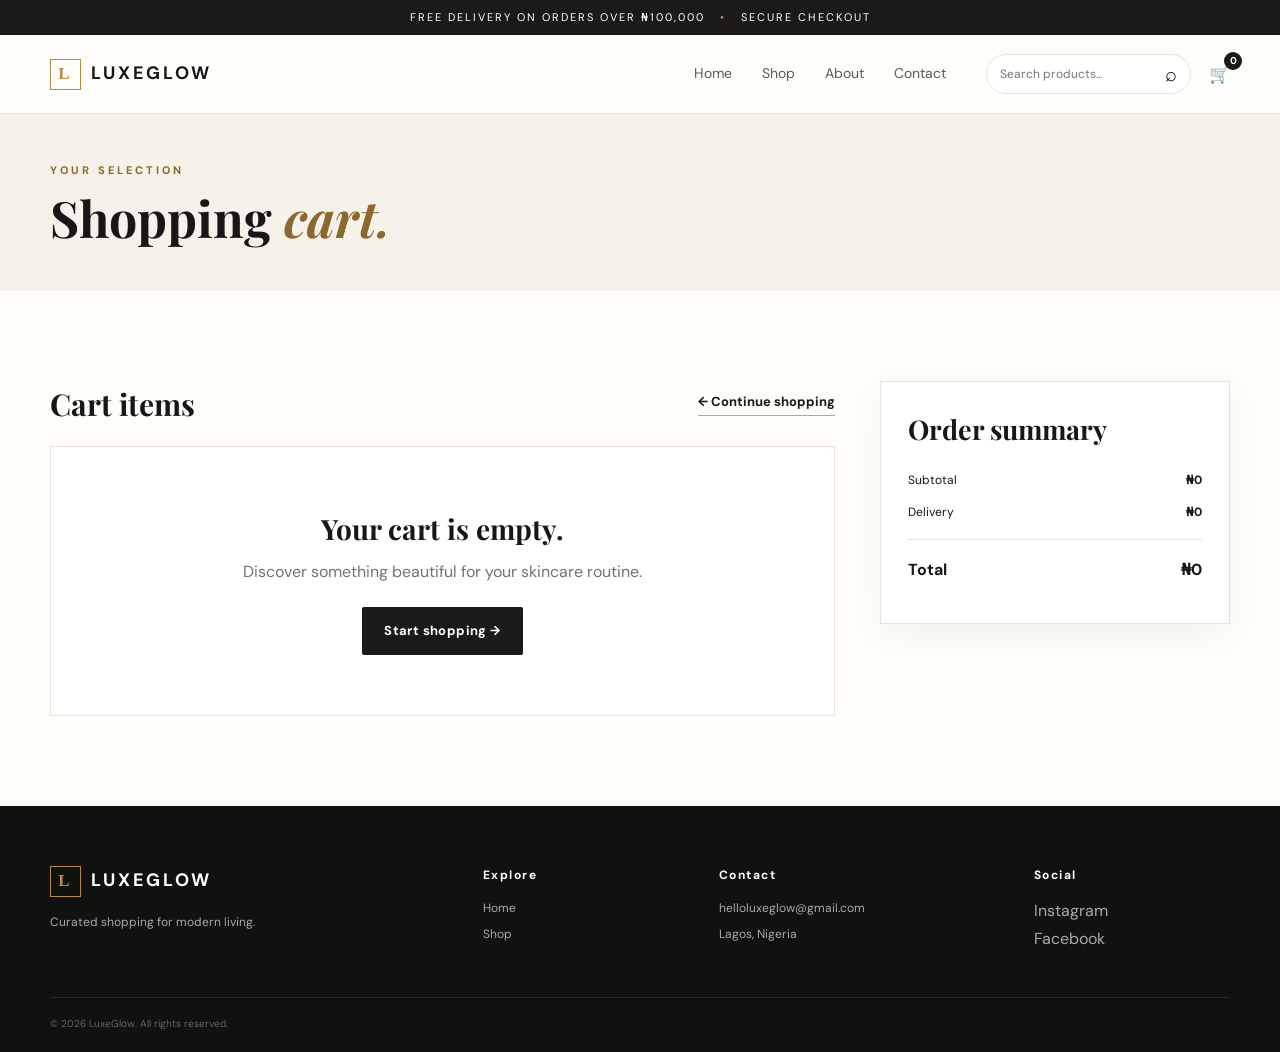
<file: cart.html>
<!DOCTYPE html>
<html lang="en">
<head>
<meta charset="UTF-8"><meta name="viewport" content="width=device-width, initial-scale=1.0">
  <title>Luxeglow | Your Cart</title>
  <link rel="preconnect" href="https://fonts.googleapis.com"><link rel="preconnect" href="https://fonts.gstatic.com" crossorigin>
  <link href="https://fonts.googleapis.com/css2?family=DM+Sans:wght@400;500;600;700&family=Playfair+Display:wght@600;700&display=swap" rel="stylesheet">
  <link rel="stylesheet" href="styles.css">
</head>
<body data-page="cart">
  <div class="announcement">FREE DELIVERY ON ORDERS OVER ₦100,000 <span>•</span> SECURE CHECKOUT</div>
  <header class="site-header"><div class="container header-inner">
    <button class="mobile-menu" id="mobileMenu" aria-label="Open menu">☰</button><a class="logo" href="index.html"><span>L</span>LUXEGLOW</a>
    <nav class="main-nav" id="mainNav"><a href="index.html">Home</a><a href="product.html">Shop</a><a href="index.html#about">About</a><a href="index.html#contact">Contact</a></nav>
    <div class="header-actions"><form class="search" id="searchForm"><input id="searchInput" type="search" placeholder="Search products..."><button type="submit">⌕</button></form><a class="cart-link" href="cart.html">🛒 <b id="cartCount">0</b></a></div>
  </div></header>

  <main><section class="page-hero compact"><div class="container"><p class="eyebrow">YOUR SELECTION</p><h1>Shopping <em>cart.</em></h1></div></section>
    <section class="section"><div class="container cart-layout">
      <div><div class="cart-top"><h2>Cart items</h2><a class="text-link" href="product.html">← Continue shopping</a></div><div id="cartItems"></div></div>
      <aside class="summary-card" id="cartSummary"></aside>
    </div></section>
  </main>
  <footer><div class="container footer-grid"><div><a class="logo footer-logo" href="index.html"><span>L</span>LUXEGLOW</a><p>Curated shopping for modern living.</p></div><div><h4>Explore</h4><a href="index.html">Home</a><a href="product.html">Shop</a></div><div><h4>Contact</h4><a href="mailto:helloluxeglow@gmail.com">helloluxeglow@gmail.com</a><span>Lagos, Nigeria</span></div><div><h4>Social</h4><div class="socials"><a href="https://instagram.com" target="_blank">Instagram</a><a href="https://facebook.com" target="_blank">Facebook</a></div></div></div><div class="container copyright">© <span id="year"></span> LuxeGlow. All rights reserved.</div></footer>
  <script src="script.js"></script>
</body>
</html>
</file>
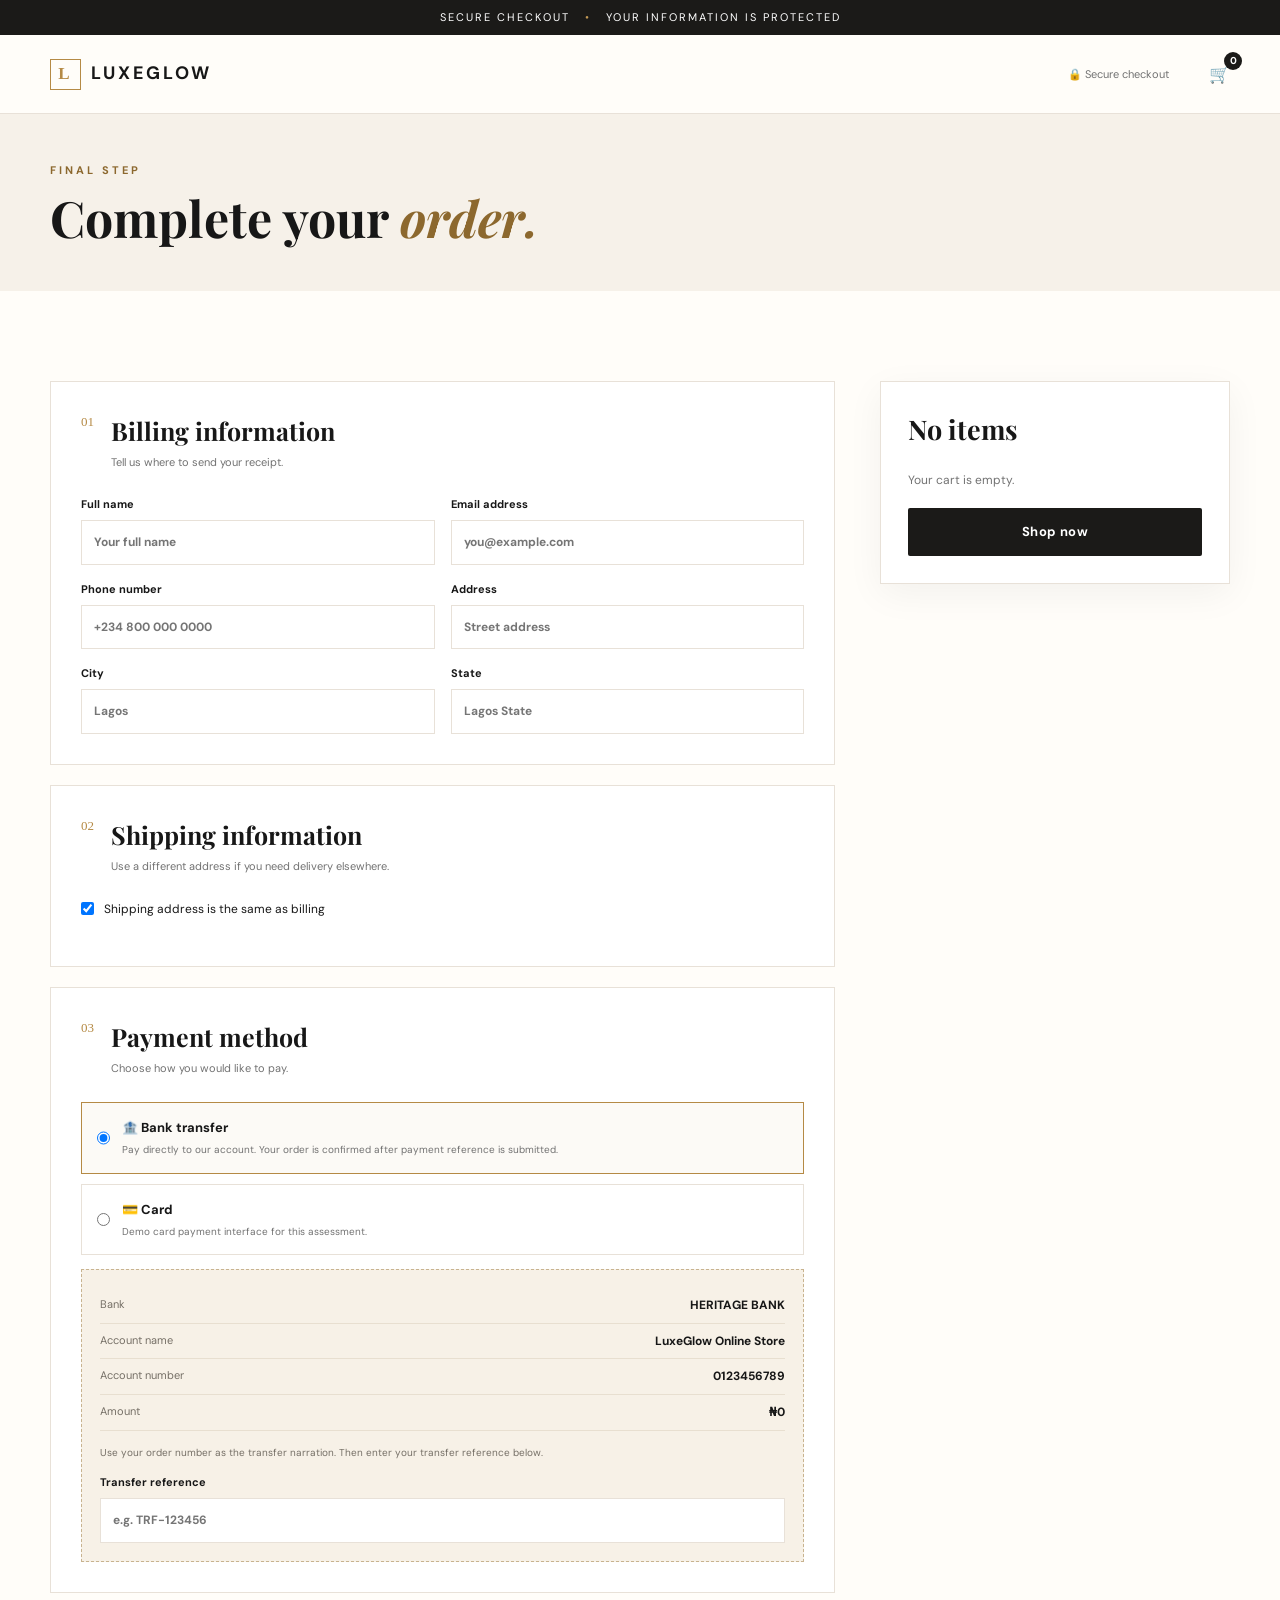
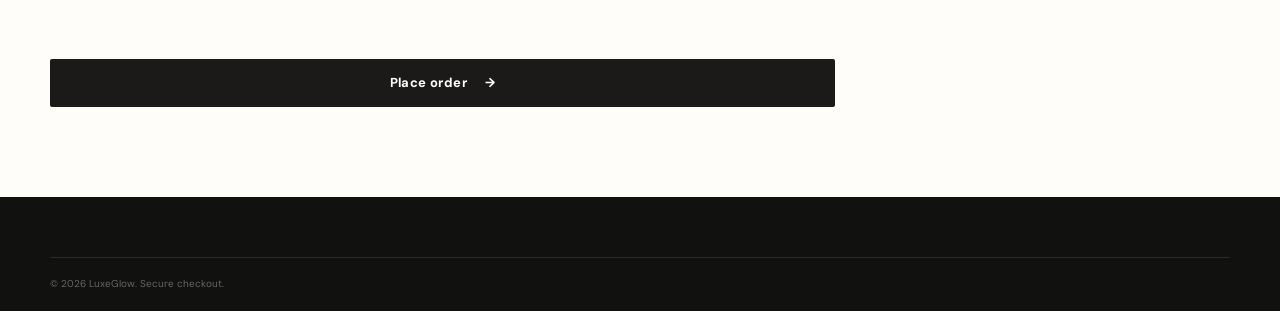
<file: checkout.html>
<!DOCTYPE html>
<html lang="en">
<head>
    <meta charset="UTF-8"><meta name="viewport" content="width=device-width, initial-scale=1.0">
  <meta name="description" content="Luxeglow secure checkout.">
  <title>LuxeGlow | Checkout</title>
  <link rel="preconnect" href="https://fonts.googleapis.com"><link rel="preconnect" href="https://fonts.gstatic.com" crossorigin>
  <link href="https://fonts.googleapis.com/css2?family=DM+Sans:wght@400;500;600;700&family=Playfair+Display:wght@600;700&display=swap" rel="stylesheet">
  <link rel="stylesheet" href="styles.css">
</head>
<body data-page="checkout">
  <div class="announcement">SECURE CHECKOUT <span>•</span> YOUR INFORMATION IS PROTECTED</div>
  <header class="site-header"><div class="container header-inner"><a class="logo" href="index.html"><span>L</span>LUXEGLOW</a><div class="secure-label">🔒 Secure checkout</div><a class="cart-link" href="cart.html">🛒 <b id="cartCount">0</b></a></div></header>

  <main><section class="page-hero compact"><div class="container"><p class="eyebrow">FINAL STEP</p><h1>Complete your <em>order.</em></h1></div></section>
    <section class="section"><div class="container checkout-layout">
      <form id="checkoutForm" class="checkout-form">
        <section class="form-card"><div class="form-heading"><span>01</span><div><h2>Billing information</h2><p>Tell us where to send your receipt.</p></div></div>
          <div class="form-grid"><label>Full name<input name="name" required autocomplete="name" placeholder="Your full name"></label><label>Email address<input name="email" type="email" required autocomplete="email" placeholder="you@example.com"></label><label>Phone number<input name="phone" type="tel" required autocomplete="tel" placeholder="+234 800 000 0000"></label><label>Address<input name="address" required autocomplete="street-address" placeholder="Street address"></label><label>City<input name="city" required autocomplete="address-level2" placeholder="Lagos"></label><label>State<input name="state" required autocomplete="address-level1" placeholder="Lagos State"></label></div>
        </section>

        <section class="form-card"><div class="form-heading"><span>02</span><div><h2>Shipping information</h2><p>Use a different address if you need delivery elsewhere.</p></div></div>
          <label class="check-row"><input type="checkbox" id="sameAddress" checked> Shipping address is the same as billing</label>
          <div id="shippingFields" class="form-grid hidden"><label>Recipient name<input name="shipName"></label><label>Phone<input name="shipPhone" type="tel"></label><label>Address<input name="shipAddress"></label><label>City<input name="shipCity"></label><label>State<input name="shipState"></label></div>
        </section>

        <section class="form-card"><div class="form-heading"><span>03</span><div><h2>Payment method</h2><p>Choose how you would like to pay.</p></div></div>
          <div class="payment-options">
            <label class="payment-option selected"><input type="radio" name="payment" value="bank" checked><span><b>🏦 Bank transfer</b><small>Pay directly to our account. Your order is confirmed after payment reference is submitted.</small></span></label>
            <label class="payment-option"><input type="radio" name="payment" value="card"><span><b>💳 Card</b><small>Demo card payment interface for this assessment.</small></span></label>
          </div>
          <div id="bankDetails" class="bank-box"><div><span>Bank</span><strong>HERITAGE BANK</strong></div><div><span>Account name</span><strong>LuxeGlow Online Store</strong></div><div><span>Account number</span><strong>0123456789</strong></div><div><span>Amount</span><strong id="bankAmount">₦0</strong></div><p>Use your order number as the transfer narration. Then enter your transfer reference below.</p><label>Transfer reference<input name="transferReference" id="transferReference" placeholder="e.g. TRF-123456"></label></div>
          <div id="cardFields" class="form-grid hidden"><label>Cardholder name<input name="cardName" placeholder="Name on card"></label><label>Card number<input name="cardNumber" inputmode="numeric" maxlength="19" placeholder="0000 0000 0000 0000"></label><label>Expiry<input name="expiry" placeholder="MM/YY"></label><label>CVV<input name="cvv" inputmode="numeric" maxlength="4" placeholder="123"></label></div>
        </section>

        <div id="checkoutError" class="error-message" role="alert"></div>
        <button class="btn btn-dark full-btn" type="submit">Place order <span>→</span></button>
      </form>

      <aside class="summary-card checkout-summary" id="checkoutSummary"></aside>
    </div></section>
  </main>
  <footer><div class="container copyright">© <span id="year"></span> LuxeGlow. Secure checkout.</div></footer>
  <script src="script.js"></script>
</body>
</html>
</file>
<file: styles.css>
h1 {
  text-decoration: none;
}
:root{
  --ink:#171717;--muted:#727272;--cream:#f6f1e9;--paper:#fffdf9;--line:#e8e1d8;
  --gold:#b58a45;--gold-dark:#8c682e;--dark:#1b1a18;--radius:18px;
  --shadow:0 18px 50px rgba(27,24,18,.08);
}
*{box-sizing:border-box;margin:0;padding:0}
html{scroll-behavior:smooth}
body{font-family:"DM Sans",Arial,sans-serif;color:var(--ink);background:var(--paper);line-height:1.55}
a{text-decoration:none;color:inherit}
button,input,select{font:inherit}
button{cursor:pointer}
.container{width:min(1180px,calc(100% - 40px));margin:auto}
.announcement{background:var(--dark);
  color:#fff;
  text-align:center;
  font-size:11px;
  letter-spacing:2px;
  padding:9px 15px}
.announcement span{color:#c49a55;
  margin:0 10px
}
.site-header{background:rgba(255,253,249,.96);
  border-bottom:1px solid var(--line);
  position:sticky;
  top:0;
  z-index:20;
  backdrop-filter:blur(12px)}
.header-inner{height:78px;
  display:flex;
  align-items:center;
  gap:40px}
.logo{font-weight:700;
  letter-spacing:3px;
  font-size:18px;
  display:flex;
  align-items:center;
  gap:10px;
  white-space:nowrap}
.logo span{width:31px;
  height:31px;
  border:1px solid var(--gold);
  display:grid;
  place-items:center;
  font-family:Georgia,serif;
  color:var(--gold);
  font-size:17px}
.main-nav{display:flex;
  gap:30px;margin-left:auto}
.main-nav a{font-size:14px;
  color:#5c5a56;
  position:relative;padding:8px 0}
.main-nav a.active,
.main-nav a:hover{color:var(--ink)}
.main-nav a.active:after{content:"";
  position:absolute;
  left:0;
  right:0;
  bottom:0;
  height:1px;
  background:var(--gold)}
.header-actions{display:flex;
  align-items:center;
  gap:18px
}
.search{display:flex;
  border:1px solid var(--line);
  background:#fff;
  border-radius:30px;
  overflow:hidden}
.search input{width:165px;
  border:0;
  outline:0;padding:10px 13px;
  background:transparent;
  font-size:12px}
.search button{border:0;
  background:transparent;
  padding:0 13px;
  font-size:20px}
.cart-link{font-size:17px;
  position:relative;}
.cart-link b{font-size:10px;
  background:var(--dark);
  color:#fff;
  border-radius:50%;
  min-width:18px;
  height:18px;
  display:inline-grid;
  place-items:center;
  position:absolute;
  top:-9px;right:-12px}
.mobile-menu{display:none;
  border:0;
  background:none;
  font-size:22px}
.hero{background:var(--cream);
  min-height:600px;
  display:flex;
  align-items:center}
  
.hero-grid{display:grid;
  grid-template-columns:1.05fr .95fr;
  align-items:center;
  gap:50px}
.eyebrow{font-size:11px;
  letter-spacing:3px;
  color:var(--gold-dark);
  font-weight:700;
  margin-bottom:13px}
.hero h1,
.page-hero h1{font-family:"Playfair Display",Georgia,serif;
  font-size:clamp(48px,7vw,82px);
  line-height:1.02;
  font-weight:700}
.hero h1 em,.page-hero h1 em,.story h2 em{color:var(--gold-dark);
  font-style:italic}
.hero-text{max-width:520px;
  color:#67645e;
  margin:24px 0 30px;
  font-size:16px}
.hero-buttons{display:flex;
  align-items:center;
  gap:25px}
.btn{border:0;
  padding:14px 22px;
  display:inline-flex;
  align-items:center;
  justify-content:center;
  gap:18px;
  border-radius:2px;
  font-weight:700;
  font-size:13px;
  letter-spacing:.4px;transition:.2s}
.btn-dark{background:var(--dark);
  color:#fff}
  .btn-dark:hover{background:#000;
    transform:translateY(-1px)}
.btn-outline{border:1px solid var(--ink);
  background:transparent}
  .btn-outline:hover{background:var(--ink);
    color:#fff}
.text-link{font-size:13px;
  font-weight:700;
  border-bottom:1px solid #aaa;
  padding-bottom:3px}
.hero-trust{display:flex;
  gap:20px;
  margin-top:48px;
  font-size:11px;
  color:#6d695f;
  flex-wrap:wrap}
.hero-card{height:455px;
  max-width:490px;
  margin-left:auto;
  background:linear-gradient(135deg,#282723,#6d5c43);
  position:relative;
  overflow:hidden;
  box-shadow:var(--shadow)}
.hero-card:before{content:"";
  position:absolute;
  width:280px;
  height:280px;
  border-radius:50%;
  border:1px solid rgba(255,255,255,.25);
  top:55px;
  right:45px}
.hero-card:after{content:"";
  position:absolute;
  width:360px;
  height:360px;
  border-radius:50%;
  border:1px solid rgba(255,255,255,.12);
  top:15px;
  right:5px}
.hero-orb{position:absolute;
  width:210px;
  height:210px;
  border-radius:50%;
  background:radial-gradient(circle at 35% 30%,#e8d4b2,#9a713d 55%,#302a22);
  top:90px;
  right:80px;
  box-shadow:20px 25px 60px rgba(0,0,0,.35)}
.hero-lines{position:absolute;
  inset:0;
  background:linear-gradient(120deg,transparent 40%,rgba(255,255,255,.09) 41%,transparent 42%),linear-gradient(20deg,transparent 62%,rgba(255,255,255,.08) 63%,transparent 64%)}
.hero-badge{position:absolute;
  top:30px;
  left:30px;
  color:#fff;
  border:1px solid rgba(255,255,255,.3);
  padding:10px 13px;
  font-size:9px;
  letter-spacing:2px;
  z-index:2}
.hero-card p{position:absolute;
  left:32px;
  bottom:30px;
  color:#fff;
  font-size:13px;
  letter-spacing:3px;
  z-index:2}
.hero-card strong{font-size:24px;
  letter-spacing:2px}
.benefits{border-bottom:1px solid var(--line);
  background:#fff}
.benefit-grid{display:grid;
  grid-template-columns:repeat(4,1fr);
  padding:26px 0;
  gap:20px}
.benefit-grid>div{display:flex;
  gap:15px;
  align-items:center;
  border-right:1px solid var(--line);
  padding-right:15px}
.benefit-grid>div:last-child{border:0}
.benefit-grid strong{font-family:Georgia,serif;
  color:var(--gold);
  font-size:14px}
.benefit-grid span{font-size:13px;
  font-weight:700}
  .benefit-grid small{color:var(--muted);
    font-weight:400}
.section{padding:90px 0}
.section-heading{display:flex;
  justify-content:space-between;
  align-items:end;
  margin-bottom:30px}
.section-heading h2,.story h2{font-family:"Playfair Display",Georgia,serif;font-size:42px;line-height:1.1}
.product-grid{display:grid;
  grid-template-columns:repeat(4,1fr);
  gap:22px}
.product-card{background:#fff;
  border:1px solid var(--line);
  transition:.25s;
  overflow:hidden;
  position:relative}
.product-card:hover{transform:translateY(-5px);
  box-shadow:var(--shadow)}
.product-image{height:285px;
  background:#f0ece5;
  position:relative;
  display:block;
  overflow:hidden}
.product-image img{width:100%;
  height:100%;
  object-fit:contain;
  padding:18px;
  mix-blend-mode:multiply;
  transition:.3s}
.product-card:hover 
.product-image img{transform:scale(1.05)}
.product-badge{position:absolute;
  top:12px;
  left:12px;
  background:var(--dark);
  color:#fff;
  padding:6px 9px;
  font-size:9px;
  letter-spacing:1px}
.quick-add{position:absolute;
  bottom:12px;
  left:12px;
  right:12px;
  background:#fff;
  border:0;
  padding:11px;
  opacity:0;
  transform:translateY(8px);
  transition:.2s;
  font-weight:700;
  font-size:11px}
.product-card:hover 
.quick-add{opacity:1;
  transform:none}
.product-info{padding:17px}
.product-category{font-size:9px;
  text-transform:uppercase;
  letter-spacing:1.5px;
  color:var(--gold-dark);
  font-weight:700}
.product-title{font-size:14px;
  font-weight:700;
  margin:7px 0;
  white-space:nowrap;
  overflow:hidden;
  text-overflow:ellipsis}
.product-description{font-size:11px;
  color:var(--muted);
  height:34px;
  overflow:hidden}
.price{font-size:16px;
  font-weight:700;
  margin-top:12px}
.loading,.empty-state{grid-column:1/-1;
  text-align:center;
  padding:60px;
  color:var(--muted)}
.story{background:var(--dark);
  color:#fff;
  padding:100px 0}
.story-grid{display:grid;
  grid-template-columns:1fr 1fr;
  gap:90px;
  align-items:center}
.story h2{font-size:52px}
.story-grid>div:last-child>p:not(.eyebrow){color:#bdb8ae;max-width:520px;margin:25px 0}
.story-panel{height:400px;
  border:1px solid #61594c;
  position:relative;
  display:flex;
  align-items:end;
  padding:30px;
  background:radial-gradient(circle at 50% 38%,#7b6547,#282621 48%,#171614 75%)}
.story-panel span{position:absolute;
  top:30px;
  right:30px;
  font-family:Georgia,serif;
  color:#d4b27b;
  font-size:25px}
  .story-panel p{font-size:12px;
    letter-spacing:3px}
    .story-panel strong{font-size:22px}
footer{background:#11110f;
  color:#aaa;
  padding:60px 0 20px}
  .footer-grid{display:grid;
    grid-template-columns:2fr 1fr 1.4fr 1fr;
    gap:40px;padding-bottom:45px}
    .footer-logo{color:#fff}
    .footer-grid p{font-size:12px;margin-top:16px}
    .footer-grid h4{color:#fff;
      font-size:12px;
      letter-spacing:1.5px;
      margin-bottom:14px}
      .footer-grid>div>a:not(.logo),.footer-grid>div>span{display:block;font-size:12px;margin:8px 0}.socials{display:flex;flex-direction:column;gap:4px}.copyright{border-top:1px solid #2a2926;padding-top:18px;font-size:10px;color:#666}
.page-hero{background:var(--cream);
  padding:70px 0}
  .page-hero h1{font-size:62px}
  .page-hero p:last-child{color:var(--muted);
    margin-top:14px;max-width:560px}
    .page-hero.compact{padding:48px 0}
    .page-hero.compact h1{font-size:50px}
.shop-toolbar{display:flex;justify-content:space-between;
  align-items:center;
  margin-bottom:24px;
  border-bottom:1px solid var(--line);
  padding-bottom:15px}
  .shop-toolbar p{font-size:12px;
    color:var(--muted)}
    .shop-toolbar select{border:1px solid var(--line);
      background:#fff;
      padding:9px 12px;
      outline:0}
.cart-layout,.checkout-layout{display:grid;grid-template-columns:minmax(0,1fr) 350px;gap:45px;align-items:start}
.cart-top{display:flex;
  justify-content:space-between;
  align-items:center;
  margin-bottom:18px}
  .cart-top h2{font-family:"Playfair Display",Georgia,serif;
    font-size:30px}
.cart-item{display:grid;
  grid-template-columns:105px 1fr auto;
  gap:18px;
  align-items:center;
  padding:17px 0;
  border-bottom:1px solid var(--line)}
.cart-item-image{height:105px;
  background:#f0ece5}
  .cart-item-image img{width:100%;
    height:100%;
    object-fit:contain;
    padding:10px;
    mix-blend-mode:multiply}
.cart-item h3{font-size:14px}
.cart-item p{font-size:11px;
  color:var(--muted);
  margin-top:5px}
  .cart-price{font-weight:700;
    font-size:14px}
.quantity{display:flex;
  align-items:center;
  border:1px solid var(--line);
  width:max-content;
  margin-top:12px}
  .quantity button{border:0;
    background:#fff;
    width:30px;
    height:30px}
    .quantity span{width:28px;
      text-align:center;
      font-size:12px}
.remove-btn{border:0;
  background:none;
  color:#9a4e43;
  font-size:11px;
  margin-top:7px}
  .summary-card{background:#fff;
    border:1px solid var(--line);
    padding:27px;
    box-shadow:0 10px 35px rgba(20,18,14,.05);
    position:sticky;
    top:105px}
    .summary-card h2{font-family:"Playfair Display",Georgia,serif;font-size:27px;margin-bottom:20px}.summary-row{display:flex;justify-content:space-between;gap:15px;font-size:12px;margin:13px 0}.summary-row.total{font-size:16px;font-weight:700;border-top:1px solid var(--line);padding-top:18px;margin-top:18px}.full-btn{width:100%;margin-top:18px}.muted-note{font-size:10px;color:var(--muted);text-align:center;margin-top:12px}
.form-card{background:#fff;
  border:1px solid var(--line);
  padding:30px;
  margin-bottom:20px}
  .form-heading{display:flex;
    gap:17px;
    margin-bottom:25px}
 .form-heading>span{font-family:Georgia,serif;
      color:var(--gold);
      font-size:13px}
.form-heading h2{font-family:"Playfair Display",Georgia,serif;
        font-size:25px}
  .form-heading p{font-size:11px;
          color:var(--muted);
          margin-top:3px}
 .form-grid{display:grid;
            grid-template-columns:1fr 1fr;
            gap:16px}
 .form-grid label,.bank-box label{display:flex;
              flex-direction:column;
              gap:7px;font-size:11px;font-weight:700}
  .form-grid input,.bank-box input{border:1px solid var(--line);
    padding:12px;
    outline:0;
    background:#fff;
    font-size:12px}
    .form-grid input:focus,.bank-box input:focus{border-color:var(--gold)}.check-row{font-size:12px;display:flex;gap:10px;align-items:center;margin-bottom:18px}.payment-options{display:grid;gap:10px}.payment-option{border:1px solid var(--line);padding:15px;display:flex;gap:12px;cursor:pointer}.payment-option.selected{border-color:var(--gold);background:#fcfaf6}.payment-option span{display:flex;flex-direction:column}.payment-option b{font-size:13px}.payment-option small{font-size:10px;color:var(--muted);margin-top:4px}.bank-box{background:#f7f1e7;border:1px dashed #c8b38f;padding:18px;margin-top:14px}.bank-box>div{display:flex;justify-content:space-between;padding:8px 0;border-bottom:1px solid rgba(120,90,40,.12);font-size:11px}.bank-box span{color:#756f66}.bank-box strong{font-size:12px}.bank-box p{font-size:10px;color:#756f66;margin:14px 0}.hidden{display:none!important}.secure-label{margin-left:auto;font-size:11px;color:var(--muted)}
.error-message{color:#a23d32;
  font-size:12px;
  margin:10px 0;
  min-height:18px}
.order-page{text-align:center;
  min-height:650px}
  .order-success{max-width:800px;
    margin:auto}
    .success-mark{width:72px;
      height:72px;
      border:1px solid var(--gold);
      border-radius:50%;
      display:grid;
      place-items:center;
      margin:0 auto 20px;
      color:var(--gold);
      font-size:30px}
.order-success h1{font-family:"Playfair Display",Georgia,serif;
  font-size:52px}
.order-success>p{color:var(--muted);
  max-width:560px;
  margin:12px auto 30px}
.order-meta{display:grid;
  grid-template-columns:repeat(3,1fr);
  border:1px solid var(--line);
  margin:30px 0;
  text-align:left}
  .order-meta div{padding:18px;
    border-right:1px solid var(--line)}
    .order-meta div:last-child{border:0}
    .order-meta span{display:block;
      color:var(--muted);
      font-size:10px;
      text-transform:uppercase;
      letter-spacing:1px}
      .order-meta strong{font-size:13px;
        display:block;
        margin-top:5px}
        .order-items{text-align:left;
          border-top:1px solid var(--line);
          border-bottom:1px solid var(--line);
          padding:8px 0;
          margin-bottom:25px}
          .order-item{display:flex;
            justify-content:space-between;
            gap:15px;
            padding:13px 0;
            font-size:12px}
            .order-item span{color:var(--muted)}
            .bank-confirm{background:#f7f1e7;
              padding:18px;
              text-align:left;margin-bottom:25px;font-size:11px}.bank-confirm strong{display:block;font-size:14px;margin-bottom:6px}
@media(max-width:900px){.header-inner{gap:15px}.main-nav{gap:16px}.search input{width:125px}.product-grid{grid-template-columns:repeat(3,1fr)}.hero-grid{grid-template-columns:1fr}.hero{padding:70px 0}

   .hero-art {
    min-height: 560px;
    display: flex;
    align-items: stretch;
    justify-content: stretch;
}

.hero-image-wrap {
    width: 100%;
    min-height: 560px;
    overflow: hidden;
    position: relative;
    background: #eee7dc;
}

.hero-skincare-image {
    display: block;
    width: 100%;
    height: 100%;
    min-height: 560px;
    object-fit: cover;
    object-position: center;
}

@media (max-width: 900px) {

    .hero-art,
    .hero-image-wrap,
    .hero-skincare-image {
        min-height: 420px;
    }

}


@media (max-width: 600px) {

    .hero-art,
    .hero-image-wrap,
    .hero-skincare-image {
        min-height: 330px;
    }

}

.benefit-grid{grid-template-columns:repeat(2,1fr)}
.story-grid{grid-template-columns:1fr;gap:45px}
.cart-layout,.checkout-layout{grid-template-columns:1fr}
.summary-card{position:static}.
footer-grid{grid-template-columns:repeat(2,1fr)}}
@media(max-width:650px){
  .container{width:min(100% - 28px,1180px)}
  .mobile-menu{display:block}
  .main-nav{display:none;position:absolute;left:14px;right:14px;top:78px;background:#fff;border:1px solid var(--line);padding:15px;box-shadow:var(--shadow);flex-direction:column;gap:4px}.main-nav.open{display:flex}.header-actions{margin-left:auto}.search{display:none}.product-grid{grid-template-columns:repeat(2,1fr);gap:12px}.product-image{height:210px}.section{padding:60px 0}.section-heading h2{font-size:34px}.hero h1{font-size:52px}.page-hero h1,.page-hero.compact h1{font-size:43px}.benefit-grid{grid-template-columns:1fr}.benefit-grid>div{border-right:0;border-bottom:1px solid var(--line);padding-bottom:13px}.form-grid{grid-template-columns:1fr}.cart-item{grid-template-columns:75px 1fr}.cart-price{grid-column:2}.cart-item-image{height:75px}.footer-grid{grid-template-columns:1fr 1fr}.order-meta{grid-template-columns:1fr}.order-meta div{border-right:0;border-bottom:1px solid var(--line)}.order-success h1{font-size:40px}.story h2{font-size:42px}}
@media(max-width:420px){
  .product-grid{grid-template-columns:1fr}
  .footer-grid{grid-template-columns:1fr}
  .logo{font-size:15px}
  .header-inner{height:68px}
.main-nav{top:68px}}
</file>
